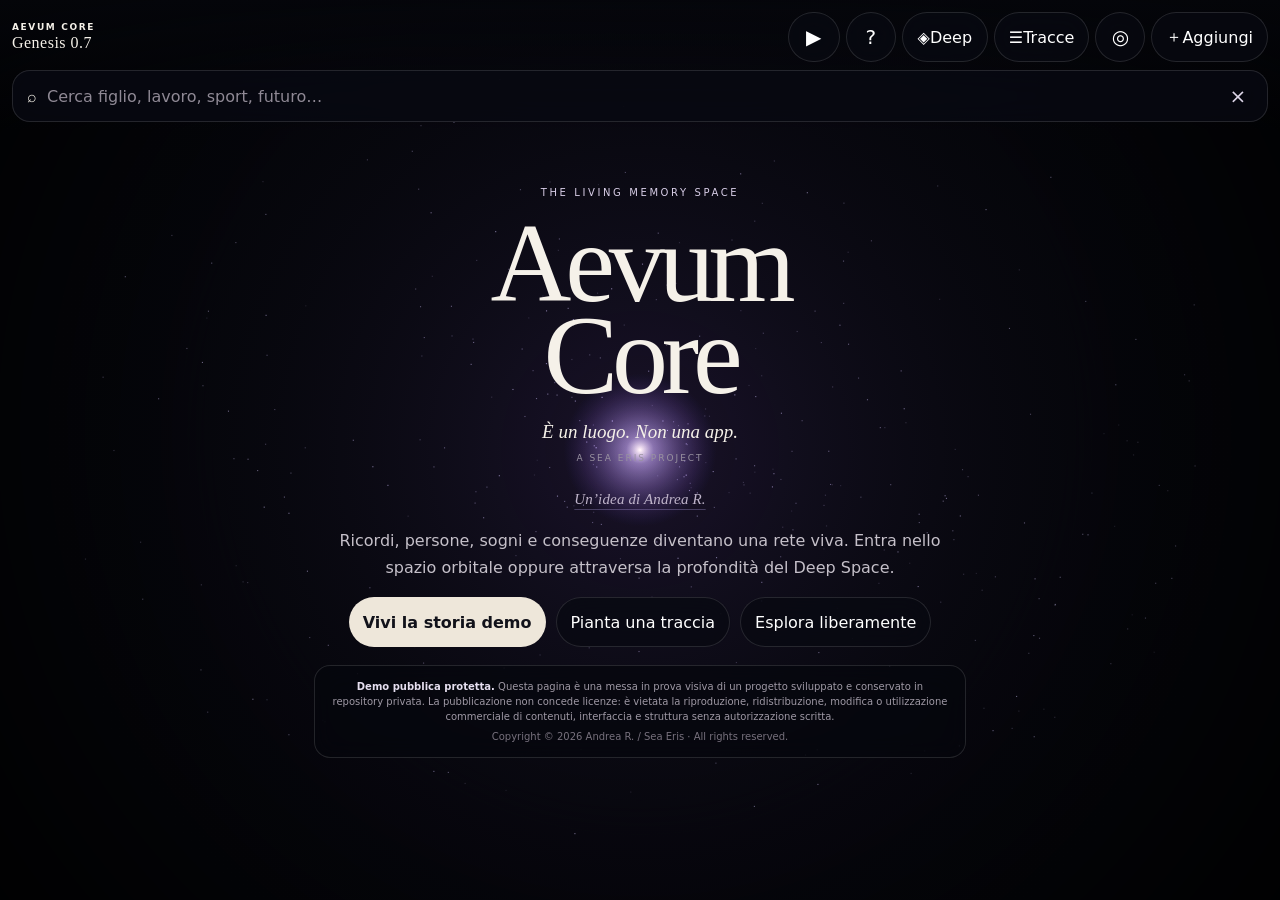
<file: index.html>
<!doctype html>
<html lang="it">
<head>
<meta charset="utf-8">
<meta name="viewport" content="width=device-width,initial-scale=1,viewport-fit=cover">
<meta name="theme-color" content="#05060b">
<meta name="apple-mobile-web-app-capable" content="yes">
<meta name="apple-mobile-web-app-status-bar-style" content="black-translucent">
<meta name="apple-mobile-web-app-title" content="Aevum Core">
<link rel="manifest" href="./manifest.webmanifest">
<link rel="icon" href="./assets/icon.svg" type="image/svg+xml">
<title>Aevum Core — Genesis 0.7 Showcase</title>
<link rel="stylesheet" href="./app.css">
</head>
<body>
<canvas id="c" aria-label="Universo emotivo interattivo"></canvas><div class="shade"></div>
<header class="top"><div class="topline"><div class="brand">Aevum Core<b>Genesis 0.7</b></div><div class="tools"><a class="pill icon" href="./guide.html" aria-label="Guida">?</a><button class="pill modepill" id="modeBtn" aria-label="Cambia spazio">◈ <span class="word">Deep</span></button><button class="pill" id="archiveBtn">☰ <span class="word">Tracce</span></button><button class="pill icon" id="centerBtn" aria-label="Ricentra">◎</button><button class="pill" id="addBtn">＋ <span class="word">Aggiungi</span></button></div></div><div class="searchline"><div class="searchbox"><span aria-hidden="true">⌕</span><input id="searchInput" type="search" inputmode="search" autocomplete="off" placeholder="Cerca figlio, lavoro, sport, futuro…"><button id="clearSearch" aria-label="Cancella ricerca">×</button></div></div></header>
<div class="searchhint" id="searchHint"></div>
<section class="hero" id="hero"><div><div class="kicker">The Living Memory Space</div><h1>Aevum<br>Core</h1><div class="motto">È un luogo. Non una app.</div><div class="sea">A Sea Eris Project</div><p>Ricordi, persone, sogni e conseguenze diventano una rete viva. Entra nello spazio orbitale oppure attraversa la profondità del Deep Space.</p><div class="row"><button class="pill primary" id="guidedBtn">Pianta una traccia</button><button class="pill" id="enterBtn">Entra nel Core</button><button class="pill" id="demoBtn">Vivi la storia demo</button></div><div class="public-demo-disclaimer"><strong>Demo pubblica protetta.</strong> Questa pagina è una messa in prova visiva di un progetto sviluppato e conservato in repository privata. La pubblicazione non concede licenze: è vietata la riproduzione, ridistribuzione, modifica o utilizzazione commerciale di contenuti, interfaccia e struttura senza autorizzazione scritta. <span>Copyright © 2026 Andrea R. / Sea Eris · All rights reserved.</span></div></div></section>
<aside class="panel left" id="archive"><div class="head"><div><div class="kicker">Archivio vivo</div><h2>Le tue tracce</h2></div><button class="close" data-close="archive" aria-label="Chiudi">×</button></div><div class="filters" id="filters"></div><div class="sortrow"><select id="sortSelect" aria-label="Ordina le tracce"><option value="date-desc">Più recenti</option><option value="date-asc">Più antiche</option><option value="size-desc">Eventi più grandi</option><option value="title">Titolo A–Z</option></select><button class="pill small" id="archiveAdd">＋</button></div><div class="list" id="list"></div><div class="stack two"><button class="pill" id="exportBtn">Esporta</button><button class="pill" id="importBtn">Importa</button></div><input type="file" id="file" accept="application/json,.json" hidden></aside>
<aside class="panel right" id="detail"><div class="head"><div><div class="kicker" id="dType"></div><h2 id="dTitle"></h2></div><button class="close" data-close="detail" aria-label="Chiudi">×</button></div><p id="dText"></p><div class="tags" id="dTags"></div><div class="meta"><div><small>Data</small><b id="dDate"></b></div><div><small>Dimensione</small><b id="dSize"></b></div><div><small>Emozione</small><b id="dEmotion"></b></div><div><small>Intensità</small><b id="dIntensity"></b></div><div><small>Significato</small><b id="dMeaning"></b></div><div><small>Connessioni</small><b id="dConnections"></b></div></div><div class="stack two"><button class="pill" id="focusBtn">Metti a fuoco</button><button class="pill" id="editBtn">Modifica</button></div><h3 class="sectiontitle">Radici e rami</h3><div class="connectiongroups"><div class="relationgroup"><h4 class="roots-label">Radici · ciò che ha portato qui</h4><div class="connections" id="roots"></div></div><div class="relationgroup"><h4 class="branches-label">Rami · ciò che nasce da qui</h4><div class="connections" id="branches"></div></div></div><div class="relationform"><select id="relationDirection" aria-label="Direzione della relazione"><option value="branch">Aggiungi come ramo</option><option value="root">Aggiungi come radice</option></select><select id="relationTarget" aria-label="Traccia da collegare"></select><select id="relationType" aria-label="Tipo di relazione"><option>È collegato a</option><option>È causa di</option><option>È conseguenza di</option><option>Padre / figlio</option><option>Persona coinvolta</option><option>Mi ha fatto crescere</option><option>Contrasta con</option><option>Ricordo di</option><option>Obiettivo nato da</option></select><button class="pill primary" id="addRelationBtn">Crea connessione</button></div><button class="pill danger" id="deleteBtn" style="width:100%;margin-top:12px">Elimina traccia</button></aside>
<div class="deepbadge" id="deepBadge">Deep Space · trascina per orbitare nella profondità</div><div class="timelinebar" id="timelineBar"><small>Tempo</small><input id="timelineRange" type="range" min="0" max="0" value="0" aria-label="Anno massimo visibile"><b id="timelineLabel">Tutto</b><button id="timelineAll">Tutto</button></div><div class="hud" id="status">Il Core attende il primo battito.</div><div class="zoomtools" aria-label="Controlli della rete"><button id="zoomIn" aria-label="Ingrandisci">＋</button><button id="zoomOut" aria-label="Riduci">−</button></div>
<div class="modal" id="modal"><div class="card"><div class="kicker">Traccia nel Core</div><h2 id="formTitle">Aggiungi vita</h2><input type="hidden" id="editId"><label for="title">Titolo</label><input id="title" placeholder="Es. Una giornata importante"><label for="text">Racconto breve</label><textarea id="text" placeholder="Cosa è successo? Chi era presente? Cosa ti ha lasciato?"></textarea><div class="formgrid"><div><label for="date">Data dell’evento</label><input id="date" type="date"></div><div><label for="eventSize">Dimensione dell’evento</label><select id="eventSize"><option>Piccolo</option><option selected>Medio</option><option>Grande</option></select></div><div><label for="type">Tipo</label><select id="type"><option>Ricordo</option><option>Sfida</option><option>Sogno</option><option>Paura</option><option>Persona</option><option>Obiettivo</option><option>Routine</option></select></div><div><label for="emotion">Emozione</label><select id="emotion"><option>Gioia</option><option>Nostalgia</option><option>Paura</option><option>Rabbia</option><option>Tristezza</option><option>Speranza</option><option>Orgoglio</option><option>Serenità</option><option>Amore</option></select></div><div><label for="intensity">Intensità emotiva</label><input id="intensity" type="range" min="1" max="10" value="7"></div><div><label for="meaning">Significato</label><select id="meaning"><option>Mi ha formato</option><option>Mi ha ferito</option><option>Mi ha insegnato</option><option>Mi chiama ancora</option><option>Mi ha cambiato</option><option>Fa parte di me</option></select></div></div><label for="tags">Parole e legami</label><input id="tags" placeholder="famiglia, lavoro, sport, futuro"><div class="help">Le parole aiutano la ricerca. Una ricerca illumina anche le tracce collegate fino a due passaggi di distanza.</div><div class="help" style="margin-top:14px">Questa è una build pubblica. Non inserire informazioni personali, sanitarie, aziendali o riservate.</div><div class="row" style="justify-content:flex-end;margin-top:18px"><button class="pill" id="cancelBtn">Annulla</button><button class="pill primary" id="saveBtn">Salva nel Core</button></div></div></div><div class="modal" id="guidedModal"><div class="card guided"><div class="kicker">Percorso guidato</div><h2>Pianta una traccia</h2><div class="guidedsteps"><div><div class="guidequestion">Cosa sta lasciando una traccia in te oggi?</div><input id="gTitle" placeholder="Una persona, un momento, una paura…"></div><div><label>Che forma ha?</label><div class="choicegrid" id="gTypeChoices"><button class="choice on" data-value="Ricordo">Ricordo</button><button class="choice" data-value="Persona">Persona</button><button class="choice" data-value="Sogno">Sogno</button><button class="choice" data-value="Paura">Paura</button><button class="choice" data-value="Sfida">Sfida</button><button class="choice" data-value="Routine">Routine</button></div></div><div><label>Quanto è grande nella tua storia?</label><div class="choicegrid" id="gSizeChoices"><button class="choice" data-value="Piccolo">Piccolo</button><button class="choice on" data-value="Medio">Medio</button><button class="choice" data-value="Grande">Grande</button></div></div><div><label>Parole che la collegano alla tua vita</label><input id="gTags" placeholder="famiglia, crescita, lavoro, sogno"></div><div class="row" style="justify-content:flex-end"><button class="pill" id="guidedCancel">Annulla</button><button class="pill primary" id="guidedContinue">Continua</button></div></div></div></div><div class="toast" id="toast"></div>
<script src="./app-core.js"></script>
<script src="./app-ui.js"></script>
<script src="./app-demo.js"></script>
<script src="./author-profile.js"></script>
</body>
</html>
</file>
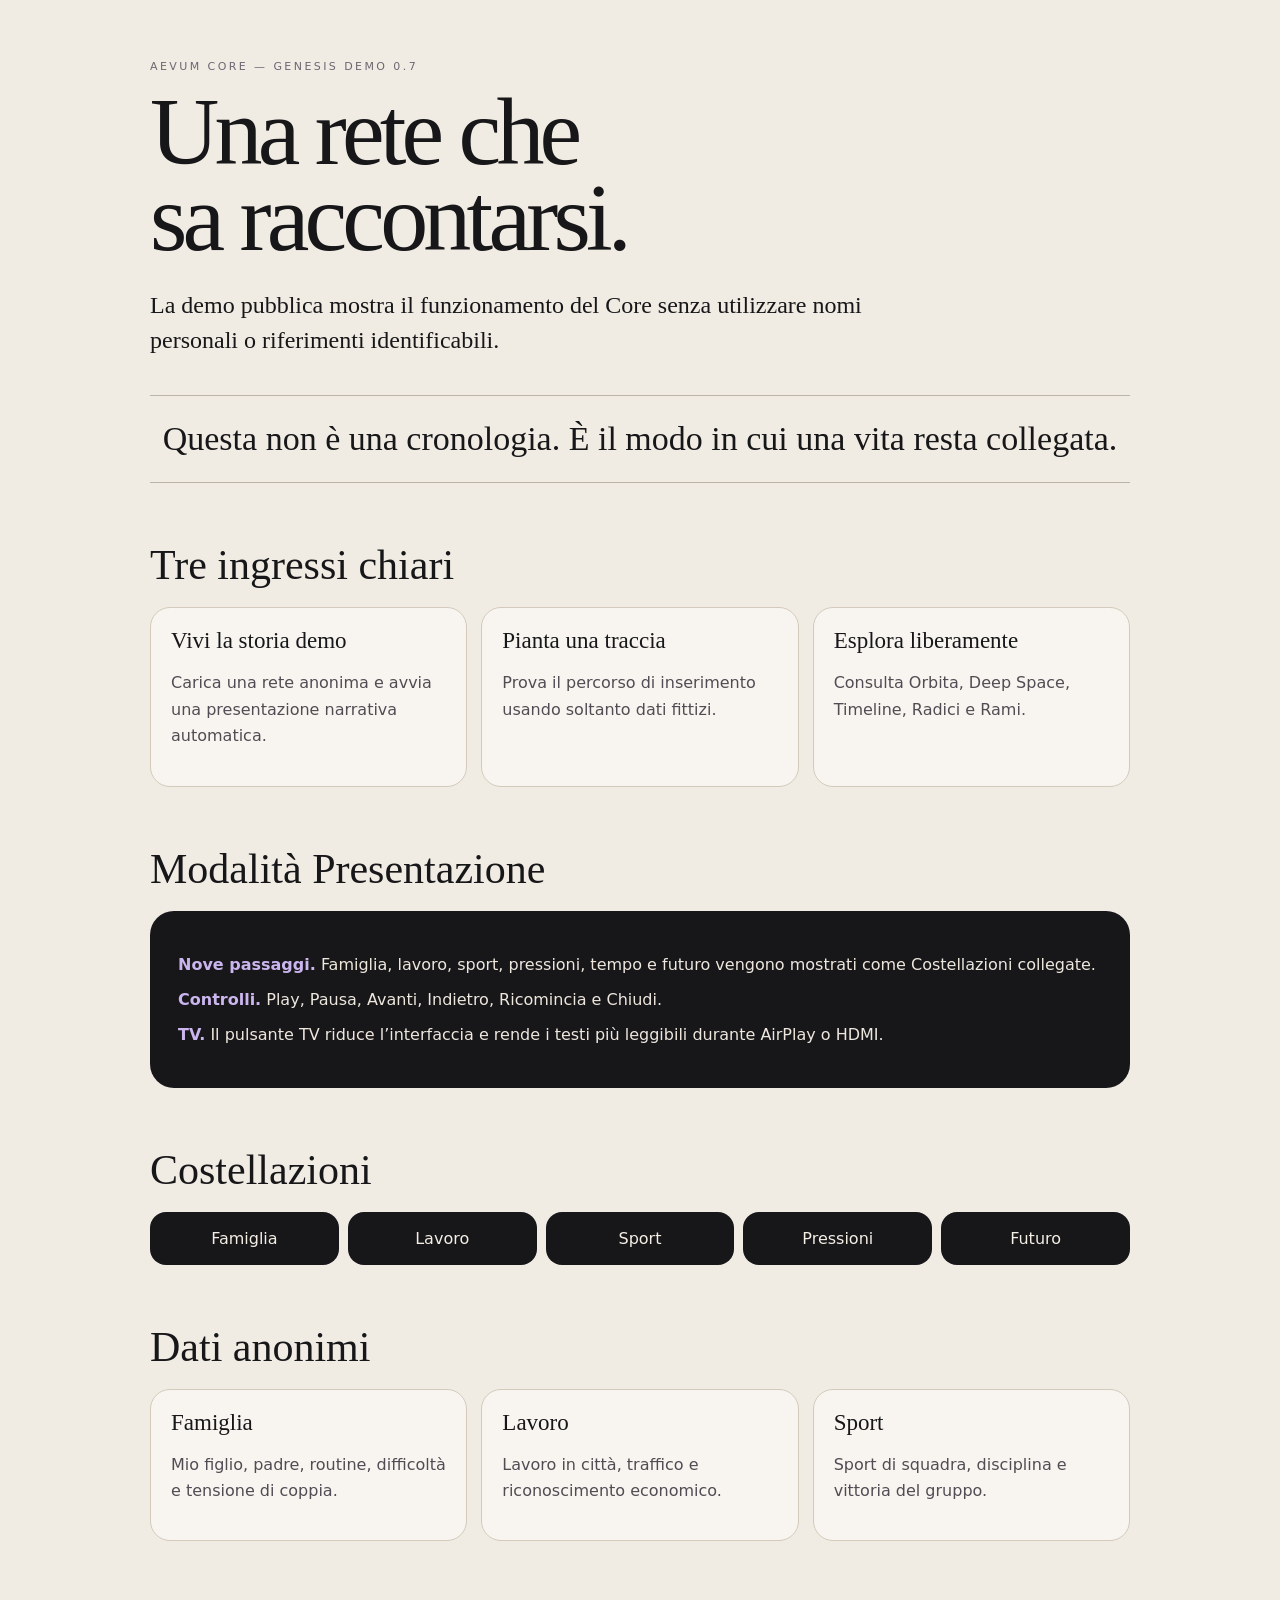
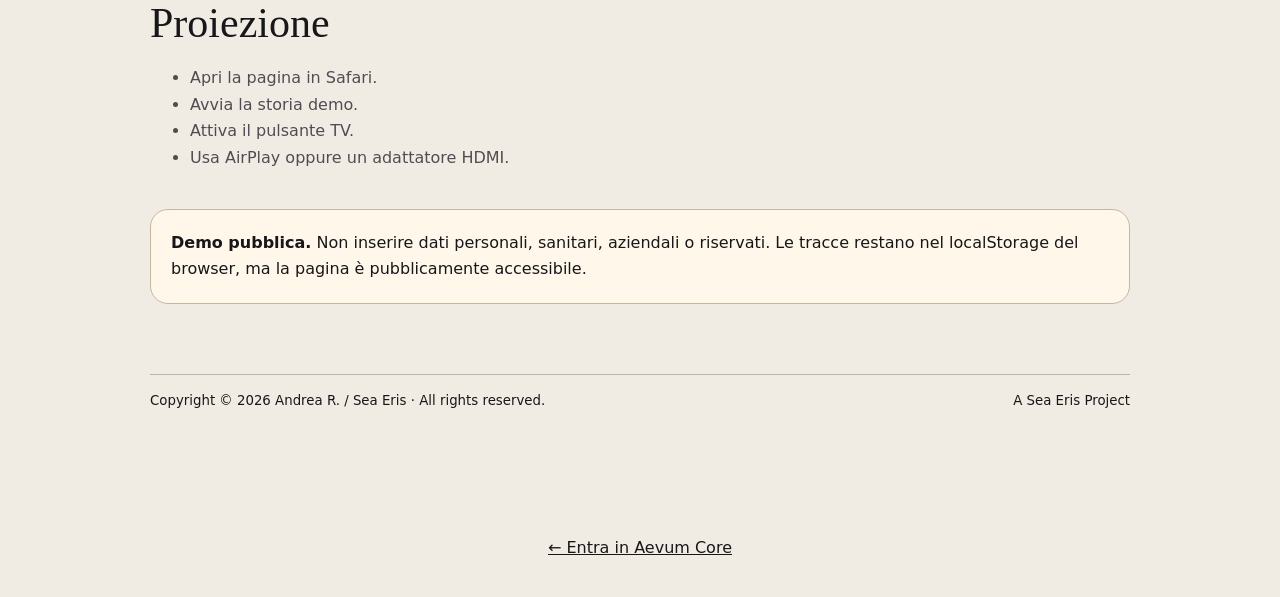
<file: guide.html>
<!doctype html><html lang="it"><head><meta charset="utf-8"><meta name="viewport" content="width=device-width,initial-scale=1,viewport-fit=cover"><title>Aevum Core 0.7 — Showcase pubblico</title><style>:root{--ink:#17171a;--paper:#f1ece3;--violet:#78649a}*{box-sizing:border-box}body{margin:0;background:var(--paper);color:var(--ink);font-family:Inter,system-ui,-apple-system,Segoe UI,sans-serif}main{width:min(980px,calc(100% - 34px));margin:auto;padding:60px 0 90px}.kicker{text-transform:uppercase;letter-spacing:.22em;font-size:11px;color:#6e6671}h1,h2,h3{font-family:Georgia,serif;font-weight:400}h1{font-size:clamp(48px,9vw,96px);line-height:.9;letter-spacing:-.05em;margin:16px 0 26px}.lead{font-family:Georgia,serif;font-size:24px;line-height:1.45;max-width:790px}.motto{border-top:1px solid #bdb4a8;border-bottom:1px solid #bdb4a8;padding:24px 0;margin:38px 0;font-family:Georgia,serif;font-size:34px;text-align:center}.grid{display:grid;grid-template-columns:repeat(3,1fr);gap:14px}.card{background:rgba(255,255,255,.45);border:1px solid #d3cabc;border-radius:20px;padding:20px}.card h3{font-size:23px;margin:0 0 8px}.card p,li{line-height:1.65;color:#514c53}section{margin-top:58px}h2{font-size:42px;margin:0 0 18px}.dark{padding:28px;border-radius:24px;background:#17171a;color:#eee7de}.dark strong{color:#cbb5ee}.flow{display:grid;grid-template-columns:repeat(5,1fr);gap:9px}.step{padding:17px;border-radius:16px;background:#17171a;color:#f5eee5;text-align:center}.notice{margin-top:38px;padding:20px;border:1px solid #c7b69e;border-radius:18px;background:#fff8ea;line-height:1.65}.footer{margin-top:70px;border-top:1px solid #beb5aa;padding-top:18px;display:flex;justify-content:space-between;gap:20px}.back{display:block;text-align:center;margin:40px;color:inherit}@media(max-width:720px){.grid,.flow{grid-template-columns:1fr}.footer{display:block}}</style></head><body><main><div class="kicker">Aevum Core — Genesis Demo 0.7</div><h1>Una rete che<br>sa raccontarsi.</h1><p class="lead">La demo pubblica mostra il funzionamento del Core senza utilizzare nomi personali o riferimenti identificabili.</p><div class="motto">Questa non è una cronologia. È il modo in cui una vita resta collegata.</div><section><h2>Tre ingressi chiari</h2><div class="grid"><div class="card"><h3>Vivi la storia demo</h3><p>Carica una rete anonima e avvia una presentazione narrativa automatica.</p></div><div class="card"><h3>Pianta una traccia</h3><p>Prova il percorso di inserimento usando soltanto dati fittizi.</p></div><div class="card"><h3>Esplora liberamente</h3><p>Consulta Orbita, Deep Space, Timeline, Radici e Rami.</p></div></div></section><section><h2>Modalità Presentazione</h2><div class="dark"><p><strong>Nove passaggi.</strong> Famiglia, lavoro, sport, pressioni, tempo e futuro vengono mostrati come Costellazioni collegate.</p><p><strong>Controlli.</strong> Play, Pausa, Avanti, Indietro, Ricomincia e Chiudi.</p><p><strong>TV.</strong> Il pulsante TV riduce l’interfaccia e rende i testi più leggibili durante AirPlay o HDMI.</p></div></section><section><h2>Costellazioni</h2><div class="flow"><div class="step">Famiglia</div><div class="step">Lavoro</div><div class="step">Sport</div><div class="step">Pressioni</div><div class="step">Futuro</div></div></section><section><h2>Dati anonimi</h2><div class="grid"><div class="card"><h3>Famiglia</h3><p>Mio figlio, padre, routine, difficoltà e tensione di coppia.</p></div><div class="card"><h3>Lavoro</h3><p>Lavoro in città, traffico e riconoscimento economico.</p></div><div class="card"><h3>Sport</h3><p>Sport di squadra, disciplina e vittoria del gruppo.</p></div></div></section><section><h2>Proiezione</h2><ul><li>Apri la pagina in Safari.</li><li>Avvia la storia demo.</li><li>Attiva il pulsante TV.</li><li>Usa AirPlay oppure un adattatore HDMI.</li></ul></section><div class="notice"><strong>Demo pubblica.</strong> Non inserire dati personali, sanitari, aziendali o riservati. Le tracce restano nel localStorage del browser, ma la pagina è pubblicamente accessibile.</div><div class="footer"><small>Copyright © 2026 Andrea R. / Sea Eris · All rights reserved.</small><small>A Sea Eris Project</small></div></main><a class="back" href="index.html">← Entra in Aevum Core</a></body></html>
</file>
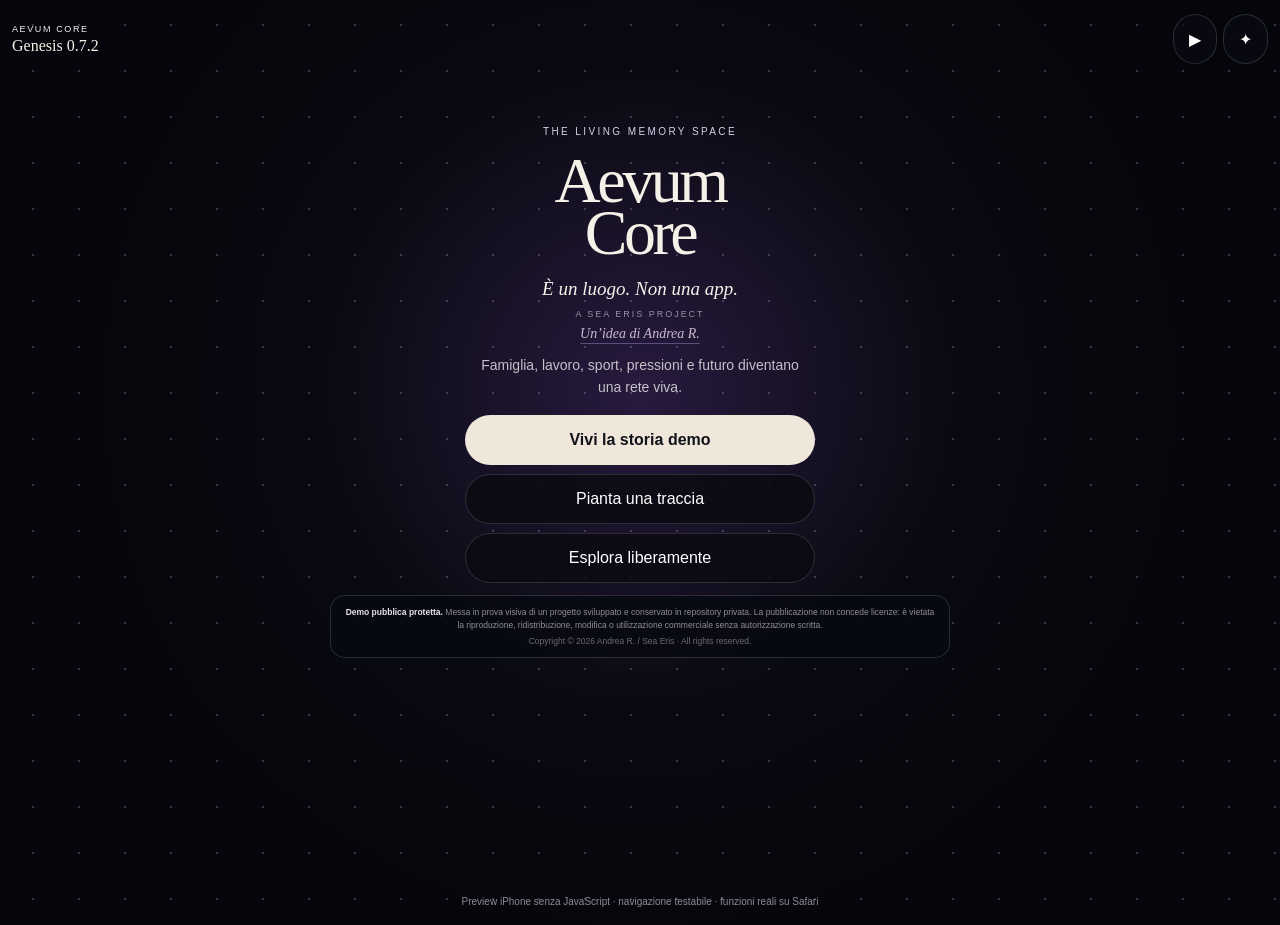
<file: iphone-preview.html>
<!doctype html>
<html lang="it">
<head>
<meta charset="utf-8">
<meta name="viewport" content="width=device-width,initial-scale=1,viewport-fit=cover">
<meta name="theme-color" content="#05060b">
<title>Aevum Core — Preview iPhone 0.7.2</title>
<style>
:root{--bg:#05060b;--ink:#f5f1e9;--muted:#aaa4af;--line:rgba(255,255,255,.14);--ivory:#eee7da;--violet:#c9b4ff}
*{box-sizing:border-box}html,body{margin:0;min-height:100%;background:var(--bg);color:var(--ink);font-family:-apple-system,BlinkMacSystemFont,"Segoe UI",sans-serif}input[type=radio]{position:absolute;opacity:0;pointer-events:none}.app{min-height:100svh;position:relative;overflow:auto;padding:max(14px,env(safe-area-inset-top)) 12px max(18px,env(safe-area-inset-bottom));background:radial-gradient(circle at 50% 42%,#281a3e 0,#090a11 38%,#05060b 73%)}.app:before{content:"";position:fixed;inset:-10%;opacity:.24;background-image:radial-gradient(circle,#d9caff 0 1px,transparent 1.4px);background-size:46px 46px}header,.view,.legal,.note{position:relative;z-index:2}header{display:flex;align-items:center;justify-content:space-between;gap:8px}.brand{font-size:9px;letter-spacing:.18em;text-transform:uppercase}.brand b{display:block;margin-top:3px;font:16px Georgia,serif;letter-spacing:0;text-transform:none}.nav{display:flex;gap:6px}.pill,label.pill{min-height:50px;padding:0 15px;border:1px solid var(--line);border-radius:999px;background:#090b12cc;color:#fff;display:flex;align-items:center;justify-content:center;text-align:center}.primary{background:var(--ivory)!important;color:#11121a!important;border:0!important;font-weight:750}.view{display:none;min-height:calc(100svh - 76px)}.home{display:flex;flex-direction:column;align-items:center;text-align:center;padding-top:clamp(28px,7svh,62px)}.kicker{font-size:10px;letter-spacing:.24em;text-transform:uppercase;color:#d8cee7}.home h1{font:400 64px/.82 Georgia,serif;letter-spacing:-.055em;margin:18px 0}.motto{font:italic 19px Georgia,serif}.sea{margin:9px 0 0;color:#9992a0;font-size:9px;letter-spacing:.22em;text-transform:uppercase}.home p{max-width:340px;margin:13px auto 0;color:#c5c0c9;line-height:1.55;font-size:14px}.actions{display:grid;gap:9px;width:min(350px,100%);margin-top:17px}.creator{margin:7px auto 0}.creator>summary{list-style:none;cursor:pointer;color:#c7bbd2;font:italic 14px Georgia,serif;text-decoration:underline;text-decoration-color:rgba(201,180,255,.35);text-underline-offset:5px}.creator>summary::-webkit-details-marker{display:none}.creator[open]>summary{position:fixed;z-index:101;top:max(18px,env(safe-area-inset-top));right:18px;width:48px;height:48px;border:1px solid var(--line);border-radius:50%;background:#11131fee;color:#fff;font-size:0;text-decoration:none;display:grid;place-items:center}.creator[open]>summary:after{content:"×";font:28px/1 system-ui,sans-serif}.creator-card{display:none}.creator[open] .creator-card{position:fixed;z-index:100;inset:0;display:grid;place-items:center;padding:18px;background:rgba(0,0,0,.74);backdrop-filter:blur(14px)}.creator-card>div{width:min(500px,100%);padding:27px 23px 23px;border:1px solid var(--line);border-radius:25px;background:linear-gradient(145deg,#151724,#080910);box-shadow:0 28px 90px rgba(0,0,0,.6);text-align:left}.creator-card small{color:var(--violet);font-size:10px;letter-spacing:.2em;text-transform:uppercase}.creator-card h2{margin:9px 0 13px;font:400 38px/1 Georgia,serif}.creator-card p{margin:0;color:#c3bdc8;font-size:14px;line-height:1.7}.creator-card footer{margin-top:18px;padding-top:14px;border-top:1px solid rgba(255,255,255,.1);color:#817b87;font-size:10px;letter-spacing:.12em;text-transform:uppercase}.legal{max-width:620px;margin:12px auto 0;padding:10px 12px;border:1px solid var(--line);border-radius:15px;background:#080a12d9;color:#928c98;font-size:8.5px;line-height:1.45;text-align:center}.legal strong{color:#e9e1ee}.legal span{display:block;margin-top:4px;color:#6f6975}.space{height:64svh;position:relative;margin-top:8px;overflow:hidden;border-radius:24px}.core{position:absolute;z-index:4;left:50%;top:47%;width:28px;height:28px;border-radius:50%;transform:translate(-50%,-50%);background:#fff;box-shadow:0 0 20px #fff,0 0 65px #ad7fff,0 0 115px #6c3db5}.ring{position:absolute;left:50%;top:47%;border:1px solid rgba(210,190,255,.18);border-radius:50%;transform:translate(-50%,-50%) rotate(-12deg)}.r1{width:180px;height:105px}.r2{width:290px;height:175px}.r3{width:390px;height:255px}.r4{width:510px;height:330px}.cloud{position:absolute;inset:0;animation:orbitSpin 42s linear infinite}.dot{position:absolute;width:6px;height:6px;border-radius:50%;background:#c9b4ff;box-shadow:0 0 13px currentColor;animation:twinkle 2.8s ease-in-out infinite alternate}.dot.big{width:10px;height:10px;background:#69c8ff}.dot.warm{background:#ffd36e}.dot.red{background:#ff6d87}.dot.green{background:#63d6b3}.node{position:absolute;z-index:3;border-radius:50%;box-shadow:0 0 22px currentColor}.node span{position:absolute;top:22px;left:50%;transform:translateX(-50%);white-space:nowrap;padding:3px 6px;border-radius:999px;background:#070910c7;color:#eee;font-size:10px}.node small{display:block;color:var(--muted)}.n1{left:65%;top:21%;width:25px;height:25px;background:#69c8ff;color:#69c8ff}.n2{left:16%;top:39%;width:17px;height:17px;background:#ffd36e;color:#ffd36e}.n3{left:74%;top:62%;width:21px;height:21px;background:#9b8cff;color:#9b8cff}.n4{left:29%;top:69%;width:14px;height:14px;background:#d3b9ff;color:#d3b9ff}.n5{left:78%;top:39%;width:15px;height:15px;background:#ff8f70;color:#ff8f70}.n6{left:39%;top:24%;width:19px;height:19px;background:#63d6b3;color:#63d6b3}.n7{left:10%;top:66%;width:12px;height:12px;background:#ff5d78;color:#ff5d78}.n8{left:52%;top:78%;width:16px;height:16px;background:#69c8ff;color:#69c8ff}.caption{position:absolute;z-index:6;left:0;right:0;bottom:8px;padding:15px;border:1px solid var(--line);border-radius:22px;background:#070910ed;text-align:center}.caption h2{font:400 27px Georgia,serif;margin:7px 0}.caption p{margin:0;color:#bbb5c0;line-height:1.5;font-size:13px}.controls{display:flex;justify-content:center;gap:6px;margin-top:9px}.chips{display:flex;gap:7px;overflow:auto;margin:18px 0 8px}.chip{white-space:nowrap;border:1px solid var(--line);border-radius:999px;padding:12px;background:#090b12}.chip.on{background:var(--ivory);color:#11121a}.summary{padding:11px;border:1px solid var(--line);border-radius:16px;background:#090b12cc;color:var(--muted);text-align:center;font-size:12px}.deep .ring{transform:translate(-50%,-50%) rotateX(62deg) rotateZ(-12deg)}.deep .cloud{animation-duration:28s}.deep .n1{transform:scale(1.5);left:58%;top:18%}.deep .n2{transform:scale(.7);left:12%;top:54%}.deep .n3{transform:scale(1.15);left:76%;top:68%}.deep .n4{transform:scale(.85);left:40%;top:34%}.note{text-align:center;color:#8f8994;font-size:10px;margin-top:8px}@keyframes orbitSpin{to{transform:rotate(360deg)}}@keyframes twinkle{from{opacity:.28;transform:scale(.7)}to{opacity:1;transform:scale(1.25)}}#home:checked~.app .home{display:flex}#show:checked~.app .show,#stars:checked~.app .stars,#deep:checked~.app .deepview{display:block}
</style>
</head>
<body>
<input type="radio" name="view" id="home" checked>
<input type="radio" name="view" id="show">
<input type="radio" name="view" id="stars">
<input type="radio" name="view" id="deep">
<div class="app">
<header><label for="home" class="brand">Aevum Core<b>Genesis 0.7.2</b></label><div class="nav"><label for="show" class="pill">▶</label><label for="stars" class="pill">✦</label></div></header>
<section class="view home">
<div class="kicker">The Living Memory Space</div><h1>Aevum<br>Core</h1><div class="motto">È un luogo. Non una app.</div><div class="sea">A Sea Eris Project</div>
<details class="creator"><summary>Un’idea di Andrea R.</summary><div class="creator-card"><div><small>Ideatore di Aevum Core</small><h2>Andrea R.</h2><p>Laureato in Scienze Biomediche, professionista nella vendita e allenatore di pallanuoto. Appassionato di intelligenza artificiale, neuroscienze e psicologia, esplora come memoria, emozioni e relazioni possano diventare uno spazio visivo e vivo.</p><footer>Andrea R. / Sea Eris</footer></div></div></details>
<p>Famiglia, lavoro, sport, pressioni e futuro diventano una rete viva.</p>
<div class="actions"><label for="show" class="pill primary">Vivi la storia demo</label><span class="pill">Pianta una traccia</span><label for="stars" class="pill">Esplora liberamente</label></div>
<div class="legal"><strong>Demo pubblica protetta.</strong> Messa in prova visiva di un progetto sviluppato e conservato in repository privata. La pubblicazione non concede licenze: è vietata la riproduzione, ridistribuzione, modifica o utilizzazione commerciale senza autorizzazione scritta.<span>Copyright © 2026 Andrea R. / Sea Eris · All rights reserved.</span></div>
</section>
<section class="view show"><div class="space"><div class="ring r1"></div><div class="ring r2"></div><div class="ring r3"></div><div class="ring r4"></div><div class="cloud">
<i class="dot big" style="left:8%;top:18%"></i><i class="dot warm" style="left:21%;top:12%;animation-delay:.4s"></i><i class="dot green" style="left:35%;top:8%;animation-delay:1.1s"></i><i class="dot red" style="left:51%;top:13%;animation-delay:.7s"></i><i class="dot" style="left:72%;top:9%;animation-delay:1.8s"></i><i class="dot big" style="left:88%;top:20%;animation-delay:.2s"></i><i class="dot warm" style="left:5%;top:42%;animation-delay:1.3s"></i><i class="dot" style="left:25%;top:33%;animation-delay:.6s"></i><i class="dot red" style="left:45%;top:29%;animation-delay:2s"></i><i class="dot green" style="left:61%;top:37%;animation-delay:1s"></i><i class="dot" style="left:90%;top:43%;animation-delay:.8s"></i><i class="dot warm" style="left:13%;top:61%;animation-delay:1.9s"></i><i class="dot big" style="left:34%;top:56%;animation-delay:.3s"></i><i class="dot" style="left:58%;top:58%;animation-delay:1.5s"></i><i class="dot red" style="left:83%;top:63%;animation-delay:.9s"></i><i class="dot green" style="left:7%;top:80%;animation-delay:1.2s"></i><i class="dot" style="left:26%;top:84%;animation-delay:.1s"></i><i class="dot warm" style="left:47%;top:87%;animation-delay:1.7s"></i><i class="dot big" style="left:69%;top:82%;animation-delay:.5s"></i><i class="dot red" style="left:91%;top:79%;animation-delay:1.4s"></i></div><div class="core"></div><div class="node n1"><span>Figlio<small>14/04/24</small></span></div><div class="node n2"><span>Lavoro<small>20/01/25</small></span></div><div class="node n3"><span>Futuro<small>26/07/26</small></span></div><div class="node n4"><span>Sport<small>17/05/26</small></span></div><div class="node n5"><span>Pressione<small>03/02/25</small></span></div><div class="node n6"><span>Equilibrio<small>15/03/26</small></span></div><div class="node n7"><span>Paura<small>03/03/26</small></span></div><div class="node n8"><span>Coppia<small>12/06/26</small></span></div><div class="caption"><div class="kicker">2 / 9 · Costellazione Famiglia</div><h2>Un evento cambia il centro della rete.</h2><p>La demo contiene 34 tracce collegate.</p><div class="controls"><label for="stars" class="pill">←</label><span class="pill primary">❚❚</span><label for="deep" class="pill">→</label><span class="pill">TV</span></div></div></div></section>
<section class="view stars"><div class="chips"><span class="chip">Tutto</span><span class="chip on">Famiglia</span><span class="chip">Lavoro</span><span class="chip">Sport</span><span class="chip">Pressioni</span><span class="chip">Futuro</span></div><div class="space"><div class="ring r1"></div><div class="ring r2"></div><div class="ring r3"></div><div class="ring r4"></div><div class="cloud"><i class="dot big" style="left:8%;top:18%"></i><i class="dot warm" style="left:21%;top:12%"></i><i class="dot green" style="left:35%;top:8%"></i><i class="dot red" style="left:51%;top:13%"></i><i class="dot" style="left:72%;top:9%"></i><i class="dot big" style="left:88%;top:20%"></i><i class="dot warm" style="left:5%;top:42%"></i><i class="dot" style="left:25%;top:33%"></i><i class="dot red" style="left:45%;top:29%"></i><i class="dot green" style="left:61%;top:37%"></i><i class="dot" style="left:90%;top:43%"></i><i class="dot warm" style="left:13%;top:61%"></i><i class="dot big" style="left:34%;top:56%"></i><i class="dot" style="left:58%;top:58%"></i><i class="dot red" style="left:83%;top:63%"></i><i class="dot green" style="left:7%;top:80%"></i><i class="dot" style="left:26%;top:84%"></i><i class="dot warm" style="left:47%;top:87%"></i><i class="dot big" style="left:69%;top:82%"></i><i class="dot red" style="left:91%;top:79%"></i></div><div class="core"></div><div class="node n1"><span>Figlio<small>14/04/24</small></span></div><div class="node n2"><span>Lavoro<small>20/01/25</small></span></div><div class="node n3"><span>Futuro<small>26/07/26</small></span></div><div class="node n4"><span>Sport<small>17/05/26</small></span></div><div class="node n5"><span>Pressione<small>03/02/25</small></span></div><div class="node n6"><span>Equilibrio<small>15/03/26</small></span></div><div class="node n7"><span>Paura<small>03/03/26</small></span></div><div class="node n8"><span>Coppia<small>12/06/26</small></span></div></div><div class="summary">34 tracce · 50 connessioni · 3 anni</div><div class="actions"><label for="deep" class="pill primary">Apri Deep Space</label><label for="home" class="pill">Torna all’inizio</label></div></section>
<section class="view deepview"><div class="space deep"><div class="ring r1"></div><div class="ring r2"></div><div class="ring r3"></div><div class="ring r4"></div><div class="cloud"><i class="dot big" style="left:8%;top:18%"></i><i class="dot warm" style="left:21%;top:12%"></i><i class="dot green" style="left:35%;top:8%"></i><i class="dot red" style="left:51%;top:13%"></i><i class="dot" style="left:72%;top:9%"></i><i class="dot big" style="left:88%;top:20%"></i><i class="dot warm" style="left:5%;top:42%"></i><i class="dot" style="left:25%;top:33%"></i><i class="dot red" style="left:45%;top:29%"></i><i class="dot green" style="left:61%;top:37%"></i><i class="dot" style="left:90%;top:43%"></i><i class="dot warm" style="left:13%;top:61%"></i><i class="dot big" style="left:34%;top:56%"></i><i class="dot" style="left:58%;top:58%"></i><i class="dot red" style="left:83%;top:63%"></i><i class="dot green" style="left:7%;top:80%"></i><i class="dot" style="left:26%;top:84%"></i><i class="dot warm" style="left:47%;top:87%"></i><i class="dot big" style="left:69%;top:82%"></i><i class="dot red" style="left:91%;top:79%"></i></div><div class="core"></div><div class="node n1"><span>Figlio<small>vicino</small></span></div><div class="node n2"><span>Lavoro<small>lontano</small></span></div><div class="node n3"><span>Futuro<small>profondo</small></span></div><div class="node n4"><span>Sport<small>medio</small></span></div></div><div class="summary">Deep Space · profondità e prospettiva</div><div class="actions"><label for="show" class="pill primary">Avvia presentazione</label><label for="stars" class="pill">Costellazioni</label></div></section>
<div class="note">Preview iPhone senza JavaScript · navigazione testabile · funzioni reali su Safari</div>
</div>
</body>
</html>
</file>
<file: app.css>
:root{--bg:#05060b;--panel:rgba(12,14,24,.92);--panel2:#11131c;--line:rgba(255,255,255,.12);--ink:#f5f1e9;--muted:#aaa4af;--ivory:#eee7da;--danger:#ff8fa3}
*{box-sizing:border-box}html,body{margin:0;width:100%;height:100%;overflow:hidden;background:var(--bg);color:var(--ink);font-family:Inter,system-ui,-apple-system,Segoe UI,sans-serif}button,input,textarea,select{font:inherit}button,a{-webkit-tap-highlight-color:transparent}button{cursor:pointer}canvas{position:fixed;inset:0;width:100%;height:100%;touch-action:none}.shade{position:fixed;inset:0;pointer-events:none;background:radial-gradient(circle at 50% 48%,transparent 0 24%,rgba(0,0,0,.12) 58%,rgba(0,0,0,.82) 100%)}
.top{position:fixed;z-index:8;left:0;right:0;top:0;padding:max(12px,env(safe-area-inset-top)) 12px 8px;display:grid;gap:8px;background:linear-gradient(180deg,rgba(5,6,11,.82),rgba(5,6,11,0));pointer-events:none}.topline,.searchline{display:flex;align-items:center;gap:8px;pointer-events:auto}.topline{justify-content:space-between}.brand{font-size:9px;letter-spacing:.18em;text-transform:uppercase;font-weight:700;white-space:nowrap}.brand b{display:block;font:16px Georgia,serif;letter-spacing:.03em;text-transform:none;margin-top:2px}.tools{display:flex;gap:6px}.pill{min-height:50px;border:1px solid var(--line);border-radius:999px;padding:0 14px;background:rgba(8,10,18,.76);color:white;backdrop-filter:blur(14px);display:inline-flex;align-items:center;justify-content:center;text-decoration:none}.pill.primary{border:0;background:var(--ivory);color:#11121a;font-weight:750}.pill.icon{width:50px;padding:0;font-size:20px}.pill.small{min-height:44px;padding:0 12px}.searchbox{flex:1;min-width:0;display:flex;align-items:center;gap:8px;border:1px solid var(--line);border-radius:18px;background:rgba(8,10,18,.78);backdrop-filter:blur(14px);padding:0 8px 0 14px}.searchbox input{width:100%;height:50px;border:0;outline:0;background:transparent;color:white;font-size:16px}.searchbox input::placeholder{color:#8f8995}.searchbox button{border:0;background:transparent;color:#ddd6e8;min-width:42px;min-height:42px;border-radius:50%;font-size:20px}
.searchhint{position:fixed;z-index:6;top:calc(max(12px,env(safe-area-inset-top)) + 116px);left:50%;transform:translateX(-50%);max-width:calc(100% - 24px);padding:8px 12px;border:1px solid rgba(191,166,255,.22);border-radius:999px;background:rgba(20,15,35,.75);color:#d9cee9;font-size:11px;text-align:center;opacity:0;visibility:hidden;transition:.2s;pointer-events:none}.searchhint.show{opacity:1;visibility:visible}.hero{position:fixed;inset:0;z-index:5;display:grid;place-items:center;transition:.6s}.hero.hide{opacity:0;visibility:hidden;transform:scale(1.04)}.hero>div{text-align:center;padding:150px 24px 105px;max-width:700px}.kicker{font-size:10px;letter-spacing:.26em;text-transform:uppercase;color:#d8cee7}h1{font:400 clamp(58px,13vw,112px)/.82 Georgia,serif;letter-spacing:-.055em;margin:20px 0}.motto{font:italic 19px Georgia,serif}.sea{font-size:9px;letter-spacing:.22em;text-transform:uppercase;color:#9992a0;margin:10px 0 24px}.hero p{color:#c5c0c9;line-height:1.65}.row{display:flex;gap:10px;justify-content:center;flex-wrap:wrap}.hud{position:fixed;z-index:5;left:50%;bottom:max(12px,env(safe-area-inset-bottom));transform:translateX(-50%);width:min(690px,calc(100% - 24px));padding:10px 14px;border:1px solid var(--line);border-radius:18px;background:rgba(8,10,18,.72);backdrop-filter:blur(14px);color:var(--muted);font-size:12px;text-align:center}.zoomtools{position:fixed;z-index:6;right:12px;bottom:calc(max(12px,env(safe-area-inset-bottom)) + 62px);display:grid;gap:6px}.zoomtools button{width:48px;height:48px;border:1px solid var(--line);border-radius:16px;background:rgba(8,10,18,.76);color:white;font-size:20px;backdrop-filter:blur(14px)}
.panel{position:fixed;z-index:12;top:calc(max(12px,env(safe-area-inset-top)) + 118px);bottom:max(72px,env(safe-area-inset-bottom));width:min(410px,calc(100% - 20px));padding:18px;background:var(--panel);border:1px solid var(--line);border-radius:24px;backdrop-filter:blur(20px);overflow:auto;overscroll-behavior:contain;transition:.3s}.left{left:10px;transform:translateX(calc(-100% - 20px))}.right{right:10px;transform:translateX(calc(100% + 20px))}.panel.open{transform:none}.head{display:flex;justify-content:space-between;gap:10px;align-items:flex-start}.head h2,.panel h2{font:400 31px Georgia,serif;margin:5px 0 15px}.close{border:0;background:none;color:white;font-size:30px;min-width:48px;min-height:48px;border-radius:50%}.filters{display:flex;gap:7px;overflow:auto;padding:4px 0 12px;scrollbar-width:none}.filters::-webkit-scrollbar{display:none}.chip{white-space:nowrap;border:1px solid var(--line);border-radius:999px;background:#090b12;color:#bbb5c0;padding:10px 12px;min-height:44px}.chip.on{background:var(--ivory);color:#11121a}.sortrow{display:grid;grid-template-columns:1fr auto;gap:8px;margin:0 0 12px}.sortrow select{min-height:46px;border:1px solid var(--line);border-radius:14px;background:#090b12;color:white;padding:0 12px}.list{display:grid;gap:8px}.trace{display:grid;grid-template-columns:14px 1fr auto;align-items:center;gap:10px;border:1px solid var(--line);border-radius:16px;padding:12px;background:rgba(5,7,13,.55);color:white;text-align:left;min-height:68px}.trace i{width:11px;height:11px;border-radius:50%;box-shadow:0 0 14px currentColor}.trace strong{display:block}.trace small{display:block;color:#938d99;margin-top:3px}.sizebadge{display:inline-flex;align-items:center;min-height:28px;padding:0 8px;border-radius:999px;border:1px solid var(--line);font-size:10px;color:#c7c0cc}.empty{padding:20px;text-align:center;color:#918b96;border:1px dashed var(--line);border-radius:16px}
.meta{display:grid;grid-template-columns:1fr 1fr;gap:8px}.meta div{border:1px solid var(--line);border-radius:14px;padding:12px}.meta small{display:block;color:#8f8994;margin-bottom:4px}.panel p{color:#bbb5c0;line-height:1.6}.tags{display:flex;gap:6px;flex-wrap:wrap;margin:12px 0}.tag{border:1px solid rgba(191,166,255,.25);background:rgba(191,166,255,.08);color:#d7c8ff;border-radius:999px;padding:6px 9px;font-size:11px}.stack{display:grid;gap:8px;margin-top:14px}.two{grid-template-columns:1fr 1fr}.danger{color:var(--danger);border-color:rgba(255,100,120,.35)}.sectiontitle{font:400 22px Georgia,serif;margin:24px 0 10px}.connections{display:grid;gap:8px}.connection{display:grid;grid-template-columns:1fr auto;align-items:center;gap:8px;border:1px solid var(--line);border-radius:14px;padding:10px 12px;background:rgba(5,7,13,.45)}.connection small{display:block;color:#918b96;margin-top:2px}.connection button{width:44px;height:44px;border:1px solid var(--line);border-radius:14px;background:#090b12;color:#ff9aaa}.relationform{display:grid;gap:8px;border:1px solid var(--line);border-radius:16px;padding:12px;background:rgba(5,7,13,.4)}.relationform select,.relationform input{width:100%;min-height:48px;border:1px solid var(--line);border-radius:14px;background:#090b12;color:white;padding:0 12px}
.modal{position:fixed;inset:0;z-index:20;display:grid;place-items:center;padding:14px;background:rgba(0,0,0,.66);backdrop-filter:blur(8px);opacity:0;visibility:hidden;transition:.2s}.modal.open{opacity:1;visibility:visible}.card{width:min(650px,100%);max-height:92svh;overflow:auto;overscroll-behavior:contain;background:var(--panel2);border:1px solid var(--line);border-radius:25px;padding:22px}.card h2{font:400 34px Georgia,serif;margin:5px 0 17px}.card label{display:block;color:#aaa4af;font-size:12px;margin:13px 0 6px}.card input,.card textarea,.card select{width:100%;border:1px solid var(--line);border-radius:14px;background:#090b12;color:white;padding:13px;min-height:50px}.card textarea{min-height:105px;resize:vertical}.formgrid{display:grid;grid-template-columns:1fr 1fr;gap:10px}.help{color:#8f8994;font-size:11px;line-height:1.45;margin-top:6px}.toast{position:fixed;z-index:30;left:50%;bottom:82px;transform:translate(-50%,20px);opacity:0;background:var(--ivory);color:#11121a;border-radius:999px;padding:11px 14px;font-size:12px;transition:.2s;pointer-events:none}.toast.show{opacity:1;transform:translate(-50%,0)}
.modepill{min-width:86px}.timelinebar{position:fixed;z-index:7;left:12px;right:72px;bottom:calc(max(12px,env(safe-area-inset-bottom)) + 62px);display:flex;align-items:center;gap:9px;padding:8px 10px;border:1px solid var(--line);border-radius:18px;background:rgba(8,10,18,.76);backdrop-filter:blur(14px)}.timelinebar input{flex:1;min-width:90px;accent-color:#bfa6ff}.timelinebar small{color:#aaa4af;white-space:nowrap}.timelinebar button{min-height:40px;border:1px solid var(--line);border-radius:12px;background:#090b12;color:#fff;padding:0 10px}.deepbadge{position:fixed;z-index:6;left:12px;bottom:calc(max(12px,env(safe-area-inset-bottom)) + 124px);padding:8px 11px;border:1px solid rgba(105,200,255,.25);border-radius:999px;background:rgba(8,17,29,.72);color:#b9e9ff;font-size:11px;opacity:0;transform:translateY(8px);transition:.25s;pointer-events:none}.deepbadge.show{opacity:1;transform:none}.connectiongroups{display:grid;gap:14px}.relationgroup h4{font:600 11px system-ui,sans-serif;text-transform:uppercase;letter-spacing:.15em;color:#aaa4af;margin:0 0 8px}.guided.card{width:min(560px,100%)}.guidedsteps{display:grid;gap:12px}.choicegrid{display:grid;grid-template-columns:repeat(3,1fr);gap:8px}.choice{min-height:52px;border:1px solid var(--line);border-radius:14px;background:#090b12;color:#d8d1df}.choice.on{background:var(--ivory);color:#11121a}.guidequestion{font:400 25px Georgia,serif;line-height:1.2;margin:8px 0 6px}.depthkey{display:flex;gap:8px;flex-wrap:wrap;color:#8f8994;font-size:11px;margin-top:8px}.depthkey span{border:1px solid var(--line);padding:5px 8px;border-radius:999px}.timelinehidden{opacity:.045!important}.roots-label{color:#8ed8ff}.branches-label{color:#d7bcff}
@media(max-width:700px){.brand b{font-size:14px}.tools .word{display:none}.tools{gap:4px}.pill{padding:0 12px}.formgrid{grid-template-columns:1fr}.hero p{font-size:14px}.two{grid-template-columns:1fr 1fr}.top{padding-left:10px;padding-right:10px}.searchhint{top:calc(max(12px,env(safe-area-inset-top)) + 114px)}}@media(max-width:700px){.timelinebar{right:12px;bottom:calc(max(12px,env(safe-area-inset-bottom)) + 64px)}.zoomtools{bottom:calc(max(12px,env(safe-area-inset-bottom)) + 126px)}.choicegrid{grid-template-columns:1fr 1fr}.deepbadge{bottom:calc(max(12px,env(safe-area-inset-bottom)) + 128px)}}@media(max-width:390px){.brand{max-width:94px;overflow:hidden}.brand b{font-size:13px}.pill.icon{width:46px;min-height:46px}.tools .pill{min-height:46px}.searchbox input{height:48px}}
</file>
